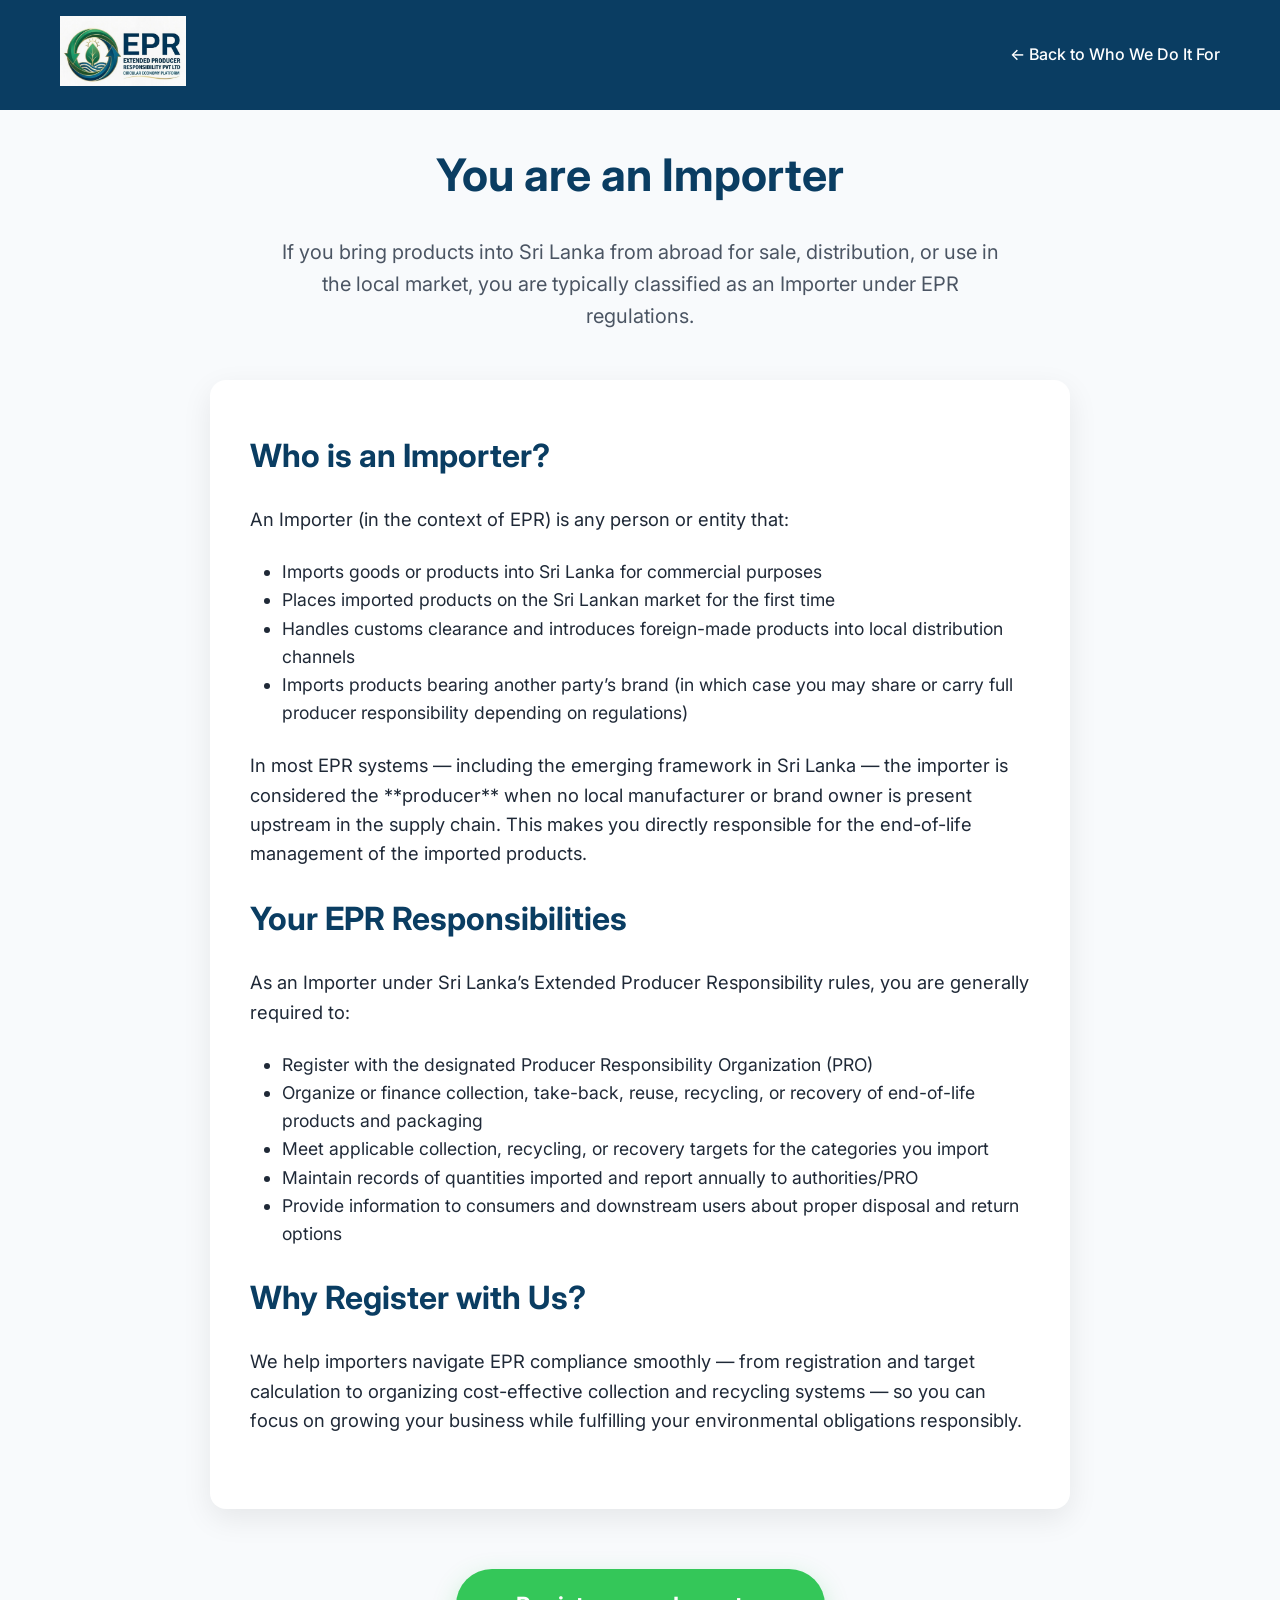
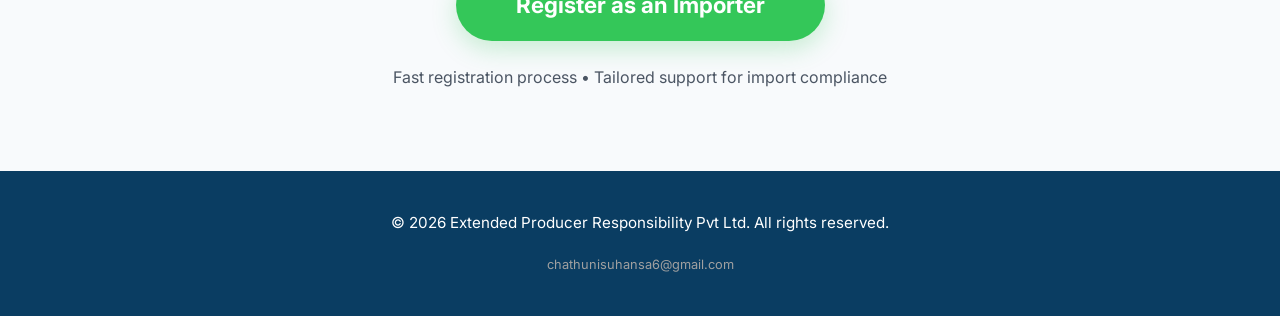
<file: importer.html>
<!DOCTYPE html>
<html lang="en">
<head>
  <meta charset="UTF-8" />
  <meta name="viewport" content="width=device-width, initial-scale=1.0"/>
  <title>Importer – Extended Producer Responsibility Pvt Ltd</title>
  <link href="https://fonts.googleapis.com/css2?family=Inter:wght@400;500;600;700&display=swap" rel="stylesheet">
  <style>
    :root {
      --primary: #34c759;
      --primary-dark: #2ea043;
      --dark: #0a3d62;
      --text: #1f2937;
      --bg: #f8fafc;
    }

    * {
      margin: 0;
      padding: 0;
      box-sizing: border-box;
    }

    body {
      font-family: 'Inter', sans-serif;
      background: var(--bg);
      color: var(--text);
      line-height: 1.6;
    }

    header {
      position: fixed;
      width: 100%;
      top: 0;
      background: var(--dark);
      z-index: 1000;
      padding: 1rem 0;
    }

    .nav-wrapper {
      max-width: 1200px;
      margin: 0 auto;
      padding: 0 20px;
      display: flex;
      justify-content: space-between;
      align-items: center;
    }

    .logo img {
      height: 70px;
    }

    .back-btn {
      color: white;
      text-decoration: none;
      font-weight: 500;
      display: inline-flex;
      align-items: center;
      gap: 8px;
    }

    main {
      padding-top: 140px;
      padding-bottom: 80px;
      max-width: 900px;
      margin: 0 auto;
      padding-left: 20px;
      padding-right: 20px;
    }

    h1 {
      font-size: 2.8rem;
      color: var(--dark);
      margin-bottom: 1.5rem;
      text-align: center;
    }

    .intro {
      font-size: 1.25rem;
      color: #4b5563;
      text-align: center;
      margin-bottom: 3rem;
      max-width: 720px;
      margin-left: auto;
      margin-right: auto;
    }

    .content-box {
      background: white;
      border-radius: 16px;
      box-shadow: 0 10px 30px rgba(0,0,0,0.08);
      padding: 50px 40px;
      margin-bottom: 3rem;
    }

    .content-box h2 {
      color: var(--dark);
      font-size: 2rem;
      margin-bottom: 1.5rem;
    }

    .content-box p {
      font-size: 1.15rem;
      margin-bottom: 1.5rem;
    }

    .register-section {
      text-align: center;
      margin-top: 60px;
    }

    .register-btn {
      display: inline-block;
      background: var(--primary);
      color: white;
      font-size: 1.4rem;
      font-weight: 700;
      padding: 18px 60px;
      border-radius: 60px;
      text-decoration: none;
      transition: all 0.3s ease;
      box-shadow: 0 8px 25px rgba(52,199,89,0.25);
    }

    .register-btn:hover {
      background: var(--primary-dark);
      transform: translateY(-4px);
      box-shadow: 0 15px 35px rgba(52,199,89,0.35);
    }

    footer {
      background: var(--dark);
      color: white;
      text-align: center;
      padding: 40px 20px;
      font-size: 0.95rem;
    }

    .made-by {
      margin-top: 20px;
      font-size: 0.8rem;
      color: #a0a0a0;
    }

    @media (max-width: 768px) {
      h1 { font-size: 2.2rem; }
      .content-box { padding: 35px 25px; }
      .register-btn { padding: 16px 50px; font-size: 1.25rem; }
    }
  </style>
</head>
<body>

  <!-- Simple Header with Back Link -->
  <header>
    <div class="nav-wrapper">
      <a href="index.html" class="logo">
        <img src="images/logo.jpg" alt="EPR Logo">
      </a>
      <a href="who-we-do-it-for.html" class="back-btn">← Back to Who We Do It For</a>
    </div>
  </header>

  <main>
    <h1>You are an Importer</h1>
    <p class="intro">
      If you bring products into Sri Lanka from abroad for sale, distribution, or use in the local market, you are typically classified as an Importer under EPR regulations.
    </p>

    <div class="content-box">
      <h2>Who is an Importer?</h2>
      <p>An Importer (in the context of EPR) is any person or entity that:</p>
      <ul style="margin: 1.5rem 0 1.5rem 2rem; font-size: 1.1rem;">
        <li>Imports goods or products into Sri Lanka for commercial purposes</li>
        <li>Places imported products on the Sri Lankan market for the first time</li>
        <li>Handles customs clearance and introduces foreign-made products into local distribution channels</li>
        <li>Imports products bearing another party’s brand (in which case you may share or carry full producer responsibility depending on regulations)</li>
      </ul>
      <p>In most EPR systems — including the emerging framework in Sri Lanka — the importer is considered the **producer** when no local manufacturer or brand owner is present upstream in the supply chain. This makes you directly responsible for the end-of-life management of the imported products.</p>

      <h2>Your EPR Responsibilities</h2>
      <p>As an Importer under Sri Lanka’s Extended Producer Responsibility rules, you are generally required to:</p>
      <ul style="margin: 1.5rem 0 1.5rem 2rem; font-size: 1.1rem;">
        <li>Register with the designated Producer Responsibility Organization (PRO)</li>
        <li>Organize or finance collection, take-back, reuse, recycling, or recovery of end-of-life products and packaging</li>
        <li>Meet applicable collection, recycling, or recovery targets for the categories you import</li>
        <li>Maintain records of quantities imported and report annually to authorities/PRO</li>
        <li>Provide information to consumers and downstream users about proper disposal and return options</li>
      </ul>

      <h2>Why Register with Us?</h2>
      <p>We help importers navigate EPR compliance smoothly — from registration and target calculation to organizing cost-effective collection and recycling systems — so you can focus on growing your business while fulfilling your environmental obligations responsibly.</p>
    </div>

    <div class="register-section">
      <a href="register.html" class="register-btn">Register as an Importer</a>
      <p style="margin-top: 1.5rem; color: #4b5563;">Fast registration process • Tailored support for import compliance</p>
    </div>
  </main>

  <footer>
    <p>© 2026 Extended Producer Responsibility Pvt Ltd. All rights reserved.</p>
    <div class="made-by">chathunisuhansa6@gmail.com</div>
  </footer>

</body>
</html>
</file>
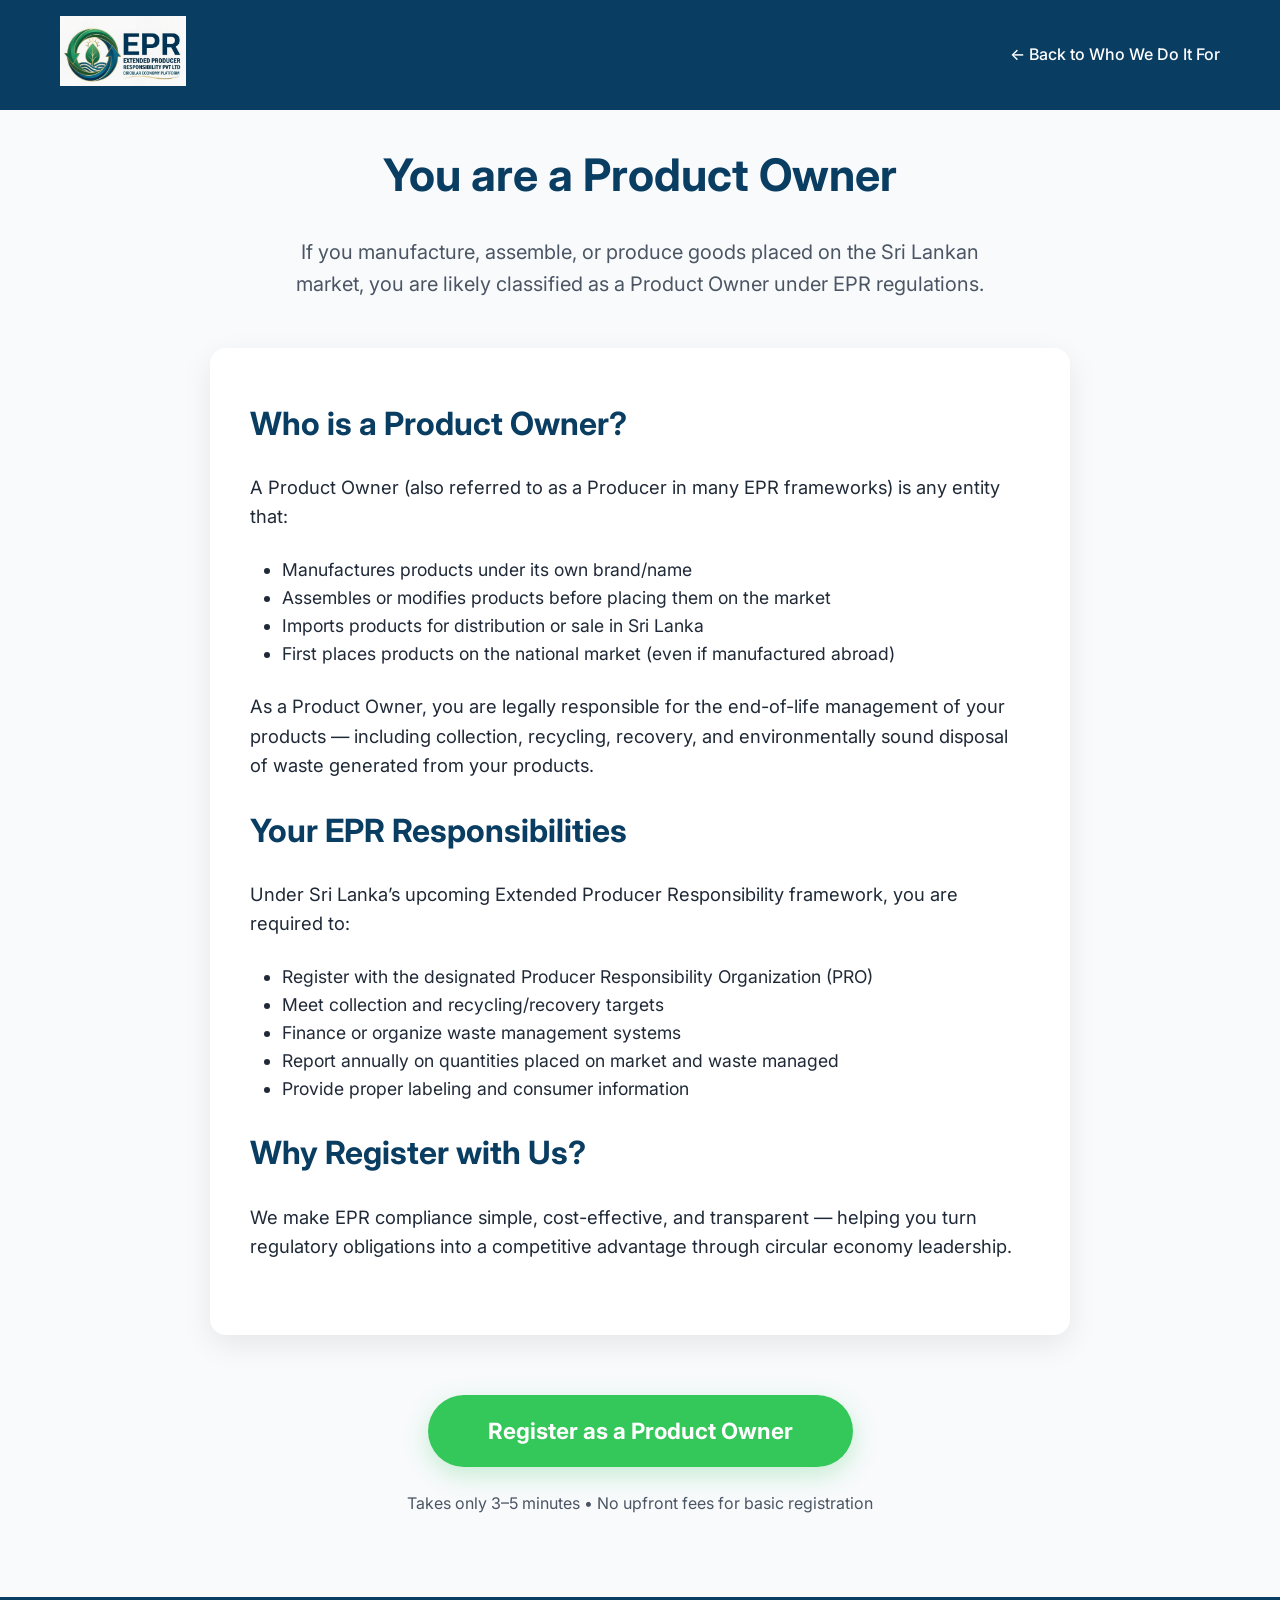
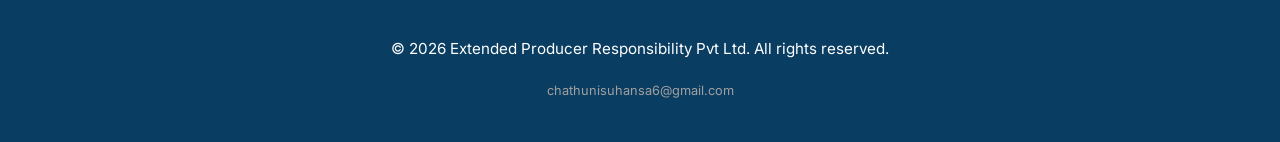
<file: product-owner.html>
<!DOCTYPE html>
<html lang="en">
<head>
  <meta charset="UTF-8" />
  <meta name="viewport" content="width=device-width, initial-scale=1.0"/>
  <title>Product Owner – Extended Producer Responsibility Pvt Ltd</title>
  <link href="https://fonts.googleapis.com/css2?family=Inter:wght@400;500;600;700&display=swap" rel="stylesheet">
  <style>
    :root {
      --primary: #34c759;
      --primary-dark: #2ea043;
      --dark: #0a3d62;
      --text: #1f2937;
      --bg: #f8fafc;
    }

    * {
      margin: 0;
      padding: 0;
      box-sizing: border-box;
    }

    body {
      font-family: 'Inter', sans-serif;
      background: var(--bg);
      color: var(--text);
      line-height: 1.6;
    }

    header {
      position: fixed;
      width: 100%;
      top: 0;
      background: var(--dark);
      z-index: 1000;
      padding: 1rem 0;
    }

    .nav-wrapper {
      max-width: 1200px;
      margin: 0 auto;
      padding: 0 20px;
      display: flex;
      justify-content: space-between;
      align-items: center;
    }

    .logo img {
      height: 70px;
    }

    .back-btn {
      color: white;
      text-decoration: none;
      font-weight: 500;
      display: inline-flex;
      align-items: center;
      gap: 8px;
    }

    main {
      padding-top: 140px;
      padding-bottom: 80px;
      max-width: 900px;
      margin: 0 auto;
      padding-left: 20px;
      padding-right: 20px;
    }

    h1 {
      font-size: 2.8rem;
      color: var(--dark);
      margin-bottom: 1.5rem;
      text-align: center;
    }

    .intro {
      font-size: 1.25rem;
      color: #4b5563;
      text-align: center;
      margin-bottom: 3rem;
      max-width: 720px;
      margin-left: auto;
      margin-right: auto;
    }

    .content-box {
      background: white;
      border-radius: 16px;
      box-shadow: 0 10px 30px rgba(0,0,0,0.08);
      padding: 50px 40px;
      margin-bottom: 3rem;
    }

    .content-box h2 {
      color: var(--dark);
      font-size: 2rem;
      margin-bottom: 1.5rem;
    }

    .content-box p {
      font-size: 1.15rem;
      margin-bottom: 1.5rem;
    }

    .register-section {
      text-align: center;
      margin-top: 60px;
    }

    .register-btn {
      display: inline-block;
      background: var(--primary);
      color: white;
      font-size: 1.4rem;
      font-weight: 700;
      padding: 18px 60px;
      border-radius: 60px;
      text-decoration: none;
      transition: all 0.3s ease;
      box-shadow: 0 8px 25px rgba(52,199,89,0.25);
    }

    .register-btn:hover {
      background: var(--primary-dark);
      transform: translateY(-4px);
      box-shadow: 0 15px 35px rgba(52,199,89,0.35);
    }

    footer {
      background: var(--dark);
      color: white;
      text-align: center;
      padding: 40px 20px;
      font-size: 0.95rem;
    }

    .made-by {
      margin-top: 20px;
      font-size: 0.8rem;
      color: #a0a0a0;
    }

    @media (max-width: 768px) {
      h1 { font-size: 2.2rem; }
      .content-box { padding: 35px 25px; }
      .register-btn { padding: 16px 50px; font-size: 1.25rem; }
    }
  </style>
</head>
<body>

  <!-- Simple Header with Back Link -->
  <header>
    <div class="nav-wrapper">
      <a href="index.html" class="logo">
        <img src="images/logo.jpg" alt="EPR Logo">
      </a>
      <a href="who-we-do-it-for.html" class="back-btn">← Back to Who We Do It For</a>
    </div>
  </header>

  <main>
    <h1>You are a Product Owner</h1>
    <p class="intro">
      If you manufacture, assemble, or produce goods placed on the Sri Lankan market, you are likely classified as a Product Owner under EPR regulations.
    </p>

    <div class="content-box">
      <h2>Who is a Product Owner?</h2>
      <p>A Product Owner (also referred to as a Producer in many EPR frameworks) is any entity that:</p>
      <ul style="margin: 1.5rem 0 1.5rem 2rem; font-size: 1.1rem;">
        <li>Manufactures products under its own brand/name</li>
        <li>Assembles or modifies products before placing them on the market</li>
        <li>Imports products for distribution or sale in Sri Lanka</li>
        <li>First places products on the national market (even if manufactured abroad)</li>
      </ul>
      <p>As a Product Owner, you are legally responsible for the end-of-life management of your products — including collection, recycling, recovery, and environmentally sound disposal of waste generated from your products.</p>

      <h2>Your EPR Responsibilities</h2>
      <p>Under Sri Lanka’s upcoming Extended Producer Responsibility framework, you are required to:</p>
      <ul style="margin: 1.5rem 0 1.5rem 2rem; font-size: 1.1rem;">
        <li>Register with the designated Producer Responsibility Organization (PRO)</li>
        <li>Meet collection and recycling/recovery targets</li>
        <li>Finance or organize waste management systems</li>
        <li>Report annually on quantities placed on market and waste managed</li>
        <li>Provide proper labeling and consumer information</li>
      </ul>

      <h2>Why Register with Us?</h2>
      <p>We make EPR compliance simple, cost-effective, and transparent — helping you turn regulatory obligations into a competitive advantage through circular economy leadership.</p>
    </div>

    <div class="register-section">
      <a href="register.html" class="register-btn">Register as a Product Owner</a>
      <p style="margin-top: 1.5rem; color: #4b5563;">Takes only 3–5 minutes • No upfront fees for basic registration</p>
    </div>
  </main>

  <footer>
    <p>© 2026 Extended Producer Responsibility Pvt Ltd. All rights reserved.</p>
    <div class="made-by">chathunisuhansa6@gmail.com</div>
  </footer>

</body>
</html>
</file>
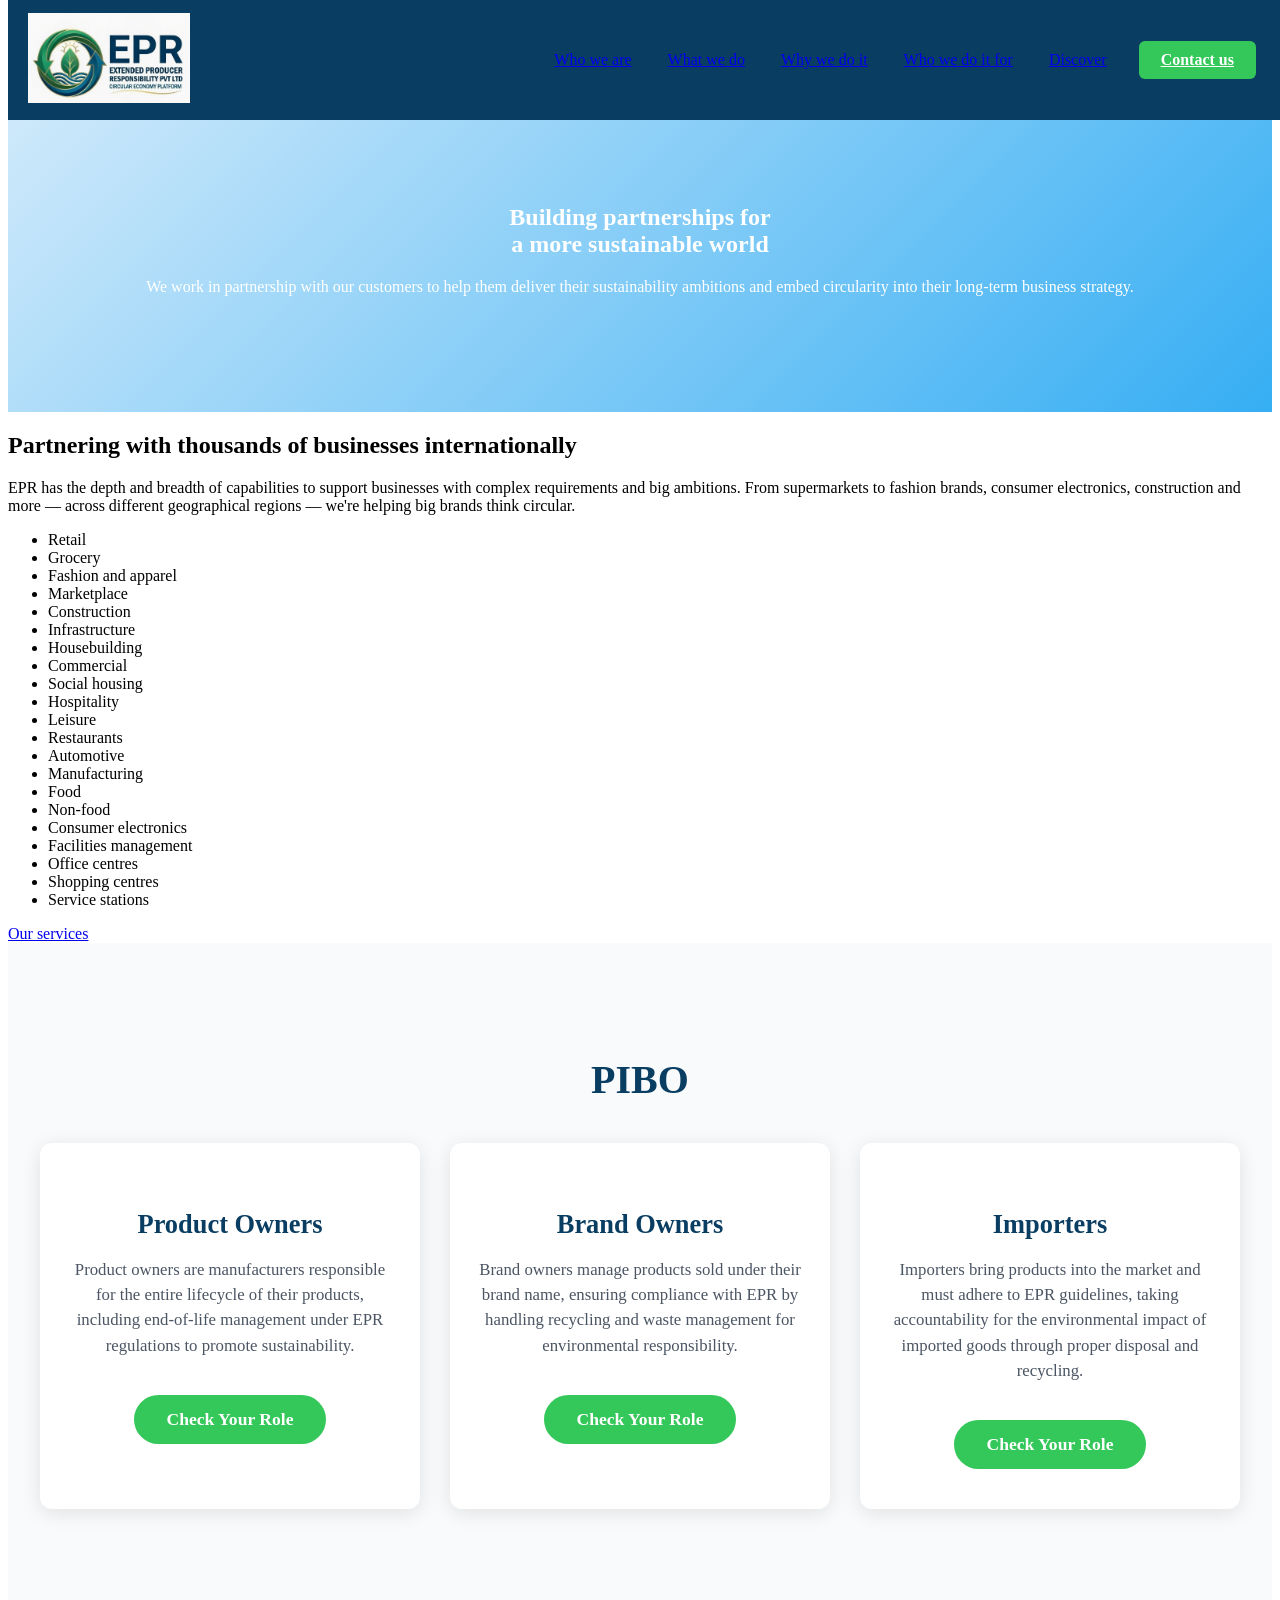
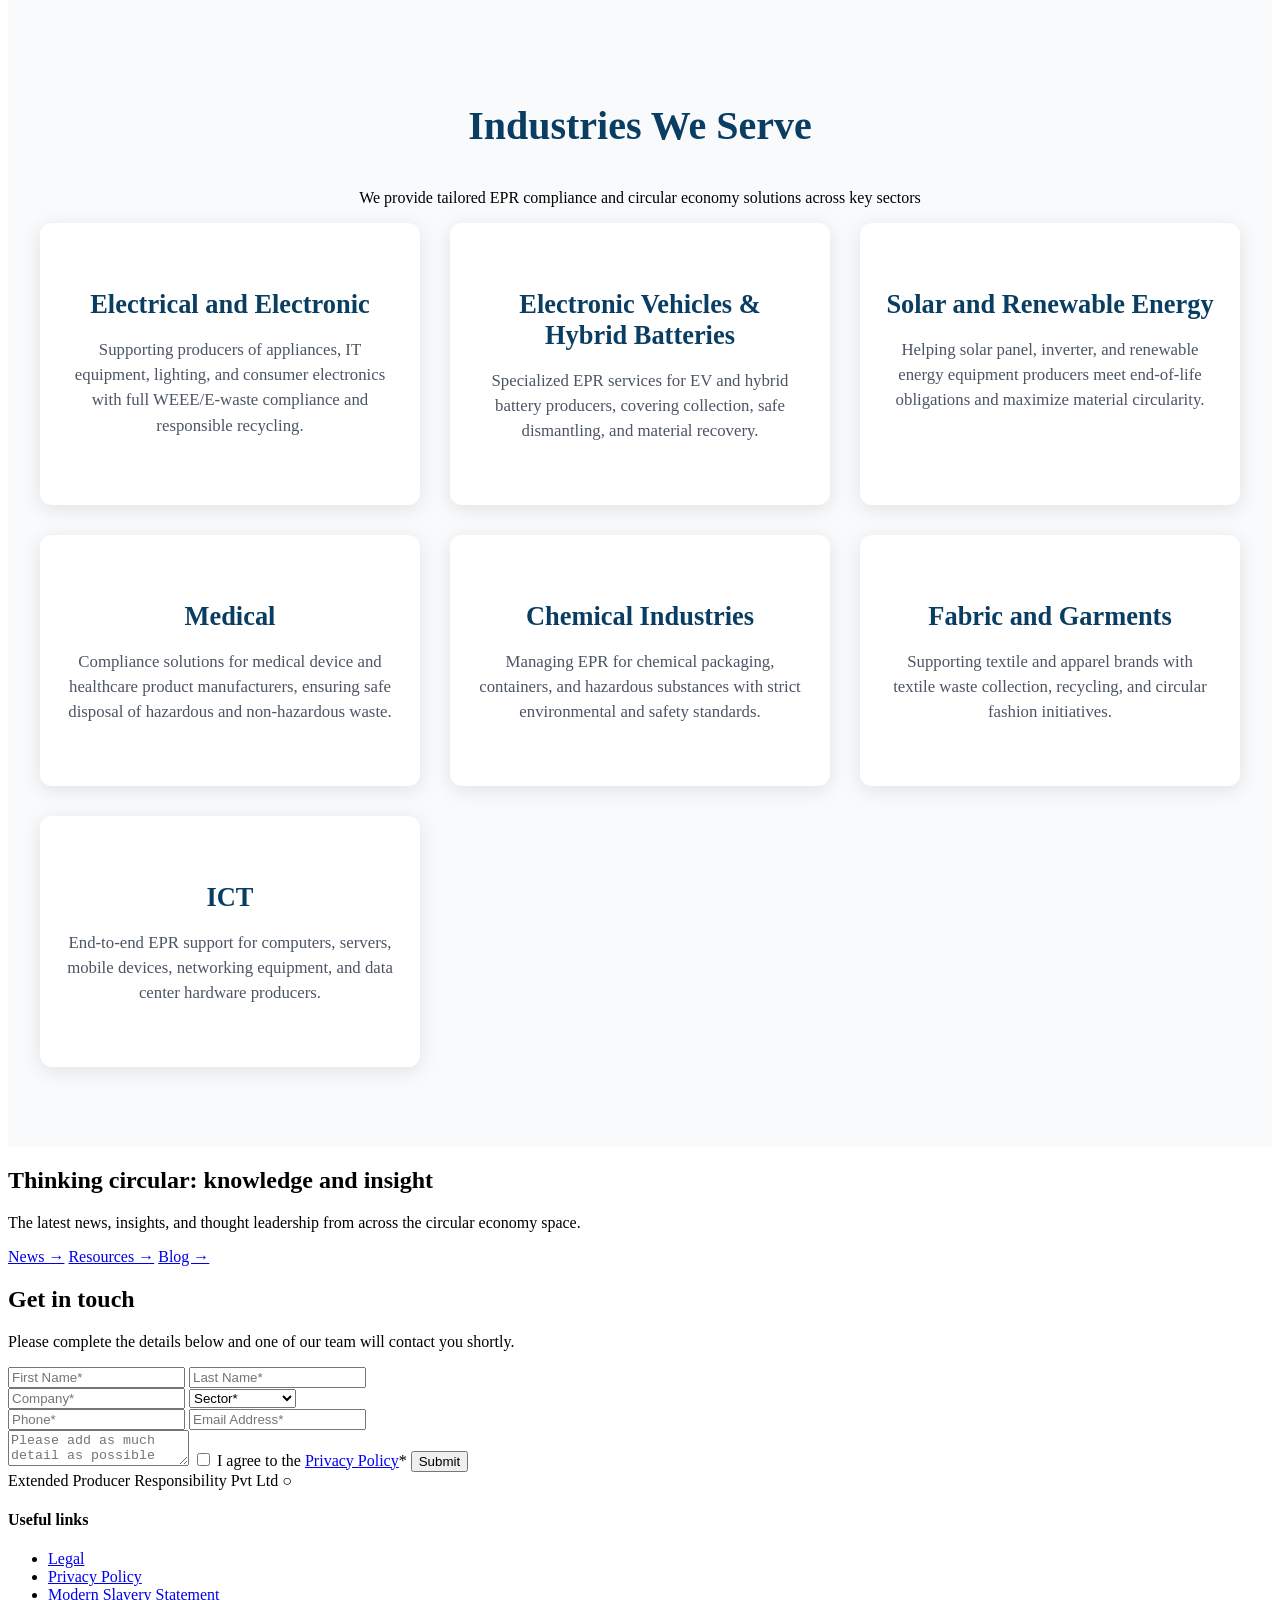
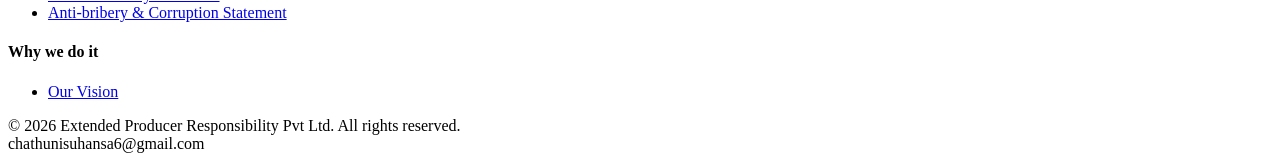
<file: who-we-do-it-for.html>
<!DOCTYPE html>
<html lang="en">
<head>
  <meta charset="UTF-8" />
  <meta name="viewport" content="width=device-width, initial-scale=1.0"/>
  <title>Who We Do It For | Extended Producer Responsibility Pvt Ltd</title>
  <link rel="stylesheet" href="https://eprs.lk/css/style.css">
  <link href="https://fonts.googleapis.com/css2?family=Inter:wght@400;500;600;700&display=swap" rel="stylesheet">
<style>
    /* ===== HEADER (Blue Background) ===== */
header {
  position: fixed;
  width: 100%;
  top: 0;
  background: #0a3d62; /* Blue navbar */
  z-index: 1000;
}
.who-hero {
  padding: 140px 0 100px;
  background: linear-gradient(135deg, #d9edfb 0%, #36aef3 100%);
  color: white;
  text-align: center;
}
/* Navbar layout */
.nav-wrapper {
  display: flex;
  align-items: center;
  justify-content: space-between;
  height: 120px;
  padding: 0 20px;
}
/* Logo */
.logo img {
  height: 90px;
}
/* Desktop navigation */
nav ul {
  list-style: none;
  display: flex;
  gap: 30px;
}
/* ===== DESKTOP NAV SPACING FIX ===== */
nav a {
  margin: 0 12px;
  padding: 8px 4px;
  display: inline-block;
}
.contact-btn {
  background: #34c759;
  color: #ffffff;
  padding: 10px 22px;
  border-radius: 6px;
  font-weight: 600;
}
/* Hamburger menu */
.menu-toggle {
  display: none;
  font-size: 2.2rem;
  color: #ffffff;
  background: none;
  border: none;
  cursor: pointer;
}
/* ===== MOBILE ===== */
@media (max-width: 768px) {
  nav {
    position: absolute;
    top: 120px;
    left: 0;
    width: 100%;
    background: #0a3d62;
    overflow: hidden;
    max-height: 0;
    transition: max-height 0.4s ease;
    box-shadow: 0 10px 25px rgba(0,0,0,0.25);
  }
  nav.active {
    max-height: 500px;
  }
  nav a {
    display: block;
    padding: 10px 10px;
    font-size: 0.8rem;
    transition: background 0.2s ease;
  }
  nav a:hover {
    background: rgba(255,255,255,0.12);
  }
  .contact-btn {
    margin: 15px;
    display: block;
    text-align: center;
    font-size: 1.1rem;
  }
  .menu-toggle {
    display: block;
  }
}
/* ===== PIBO & INDUSTRIES SHARED CARD STYLES ===== */
.pibo-section, .industries-section {
  padding: 80px 0;
  background: #f8fafc;
  text-align: center;
}
.pibo-section h2, .industries-section h2 {
  font-size: 2.5rem;
  color: #0a3d62;
  margin-bottom: 40px;
}
.pibo-grid, .industries-grid {
  display: grid;
  grid-template-columns: repeat(auto-fit, minmax(280px, 1fr));
  gap: 30px;
  max-width: 1200px;
  margin: 0 auto;
  padding: 0 20px;
}
.pibo-card, .industry-card {
  background: white;
  border-radius: 12px;
  box-shadow: 0 4px 20px rgba(0,0,0,0.1);
  padding: 40px 25px;
  text-align: center;
  transition: transform 0.3s ease, box-shadow 0.3s ease;
}
.pibo-card:hover, .industry-card:hover {
  transform: translateY(-8px);
  box-shadow: 0 12px 40px rgba(0,0,0,0.15);
}
.pibo-card h3, .industry-card h3 {
  font-size: 1.65rem;
  color: #0a3d62;
  margin-bottom: 16px;
}
.pibo-card p, .industry-card p {
  font-size: 1.05rem;
  color: #4b5563;
  line-height: 1.5;
}
.check-role-btn {
  display: inline-block;
  background: #34c759;
  color: white;
  padding: 14px 32px;
  border-radius: 50px;
  font-size: 1.1rem;
  font-weight: 600;
  text-decoration: none;
  transition: all 0.3s ease;
  margin-top: 20px;
}
.check-role-btn:hover {
  background: #2ea043;
  box-shadow: 0 5px 15px rgba(52,199,89,0.3);
}
.industry-card p {
  min-height: 80px; /* helps alignment when descriptions vary */
}
</style>
</head>
<body>

  <!-- HEADER -->
  <header>
    <div class="nav-wrapper">
      <a href="index.html" class="logo">
        <img src="images/logo.jpg" alt="EPR Logo">
      </a>
      <div>
        <button class="menu-toggle" id="menuToggle">☰</button>
        <nav id="navbar">
          <a href="index.html">Who we are</a>
          <a href="what-we-do.html">What we do</a>
          <a href="why-we-do-it.html">Why we do it</a>
          <a href="who-we-do-it-for.html">Who we do it for</a>
          <a href="discover.html">Discover</a>
          <a href="contact.html" class="contact-btn">Contact us</a>
        </nav>
      </div>
    </div>
  </header>

  <!-- HERO -->
  <section class="who-hero">
    <div class="container">
      <br><br>
      <h1>Building partnerships for<br>a more sustainable world</h1>
      <p class="hero-subtitle">
        We work in partnership with our customers to help them deliver their sustainability ambitions and embed circularity into their long-term business strategy.
      </p>
    </div>
  </section>

  <!-- PARTNERING SECTION -->
  <section class="partnering-section">
    <div class="container">
      <h2>Partnering with thousands of businesses internationally</h2>
      <p class="intro">
        EPR has the depth and breadth of capabilities to support businesses with complex requirements and big ambitions. From supermarkets to fashion brands, consumer electronics, construction and more — across different geographical regions — we're helping big brands think circular.
      </p>
      <ul class="sectors-list">
        <li>Retail</li>
        <li>Grocery</li>
        <li>Fashion and apparel</li>
        <li>Marketplace</li>
        <li>Construction</li>
        <li>Infrastructure</li>
        <li>Housebuilding</li>
        <li>Commercial</li>
        <li>Social housing</li>
        <li>Hospitality</li>
        <li>Leisure</li>
        <li>Restaurants</li>
        <li>Automotive</li>
        <li>Manufacturing</li>
        <li>Food</li>
        <li>Non-food</li>
        <li>Consumer electronics</li>
        <li>Facilities management</li>
        <li>Office centres</li>
        <li>Shopping centres</li>
        <li>Service stations</li>
      </ul>
      <a href="https://eprs.lk/services.html" class="cta-button">Our services</a>
    </div>
  </section>

  <!-- PIBO SECTION -->
  <section class="pibo-section">
    <div class="container">
      <h2>PIBO</h2>
      <div class="pibo-grid">
        <div class="pibo-card">
          <h3>Product Owners</h3>
          <p>Product owners are manufacturers responsible for the entire lifecycle of their products, including end-of-life management under EPR regulations to promote sustainability.</p>
          <a href="product-owner.html" class="check-role-btn">Check Your Role</a>
        </div>
        
        <!-- Inside the PIBO section, Product Owners card -->

        <div class="pibo-card">
          <h3>Brand Owners</h3>
          <p>Brand owners manage products sold under their brand name, ensuring compliance with EPR by handling recycling and waste management for environmental responsibility.</p>
          <a href="brand-owner.html" class="check-role-btn">Check Your Role</a>
        </div>
        <div class="pibo-card">
          <h3>Importers</h3>
          <p>Importers bring products into the market and must adhere to EPR guidelines, taking accountability for the environmental impact of imported goods through proper disposal and recycling.</p>
          <a href="importer.html" class="check-role-btn">Check Your Role</a>
        </div>
      </div>
    </div>
  </section>

  <!-- INDUSTRIES WE SERVE (replaced Explore our work) -->
  <section class="industries-section">
    <div class="container">
      <h2>Industries We Serve</h2>
      <p>We provide tailored EPR compliance and circular economy solutions across key sectors</p>
      <div class="industries-grid">
        <div class="industry-card">
          <h3>Electrical and Electronic</h3>
          <p>Supporting producers of appliances, IT equipment, lighting, and consumer electronics with full WEEE/E-waste compliance and responsible recycling.</p>
        </div>
        <div class="industry-card">
          <h3>Electronic Vehicles & Hybrid Batteries</h3>
          <p>Specialized EPR services for EV and hybrid battery producers, covering collection, safe dismantling, and material recovery.</p>
        </div>
        <div class="industry-card">
          <h3>Solar and Renewable Energy</h3>
          <p>Helping solar panel, inverter, and renewable energy equipment producers meet end-of-life obligations and maximize material circularity.</p>
        </div>
        <div class="industry-card">
          <h3>Medical</h3>
          <p>Compliance solutions for medical device and healthcare product manufacturers, ensuring safe disposal of hazardous and non-hazardous waste.</p>
        </div>
        <div class="industry-card">
          <h3>Chemical Industries</h3>
          <p>Managing EPR for chemical packaging, containers, and hazardous substances with strict environmental and safety standards.</p>
        </div>
        <div class="industry-card">
          <h3>Fabric and Garments</h3>
          <p>Supporting textile and apparel brands with textile waste collection, recycling, and circular fashion initiatives.</p>
        </div>
        <div class="industry-card">
          <h3>ICT</h3>
          <p>End-to-end EPR support for computers, servers, mobile devices, networking equipment, and data center hardware producers.</p>
        </div>
      </div>
    </div>
  </section>



  <!-- TRUSTED BY BRANDS -->
  
  <!--
  <section class="trusted-brands">
    <div class="container">
      <h2>Trusted by the world's biggest brands</h2>
      <div class="brands-carousel">
        <img src="https://via.placeholder.com/140x60/000/fff?text=Barratt" alt="Barratt">
        <img src="https://via.placeholder.com/140x60/000/fff?text=Balfour+Beatty" alt="Balfour Beatty">
        <img src="https://via.placeholder.com/140x60/000/fff?text=Wiggle" alt="Wiggle">
        <img src="https://via.placeholder.com/140x60/000/fff?text=Co-op" alt="Co-op">
        <img src="https://via.placeholder.com/140x60/000/fff?text=Morrisons" alt="Morrisons">
        <img src="https://via.placeholder.com/140x60/000/fff?text=HP" alt="HP">
      </div>
    </div>
  </section>
 
 -->
  
  

  <!-- SCALABLE SUSTAINABILITY -->
  
  <!--
  <section class="scalable-sustainability">
    <div class="container">
      <h2>Scalable sustainability</h2>
      <p>
        We ensure sustainability is not only feasible, it's scalable. Our platform-based approach means we can scale up and down to different regional requirements, regulations, and market conditions. Explore the work we do with our partners on our <a href="#">Think Circular Awards page</a>.
      </p>
      <div class="scalable-image">
        <img src="https://thumbs.dreamstime.com/b/showing-digital-finance-chart-rising-over-lakeside-green-dotted-plot-gridlines-arrow-investment-technology-analytics-402731935.jpg" alt="Scalable sustainability dashboard">
      </div>
    </div>
  </section>

-->
  <!-- KNOWLEDGE SECTION -->
  <section class="knowledge-section updated">
    <div class="container">
      <h2>Thinking circular: knowledge and insight</h2>
      <p>The latest news, insights, and thought leadership from across the circular economy space.</p>
      <div class="insight-buttons">
        <a href="#" class="insight-btn">News →</a>
        <a href="#" class="insight-btn">Resources →</a>
        <a href="#" class="insight-btn">Blog →</a>
      </div>
    </div>
  </section>

  <!-- GET IN TOUCH -->
  <section class="get-in-touch">
    <div class="container">
      <h2>Get in touch</h2>
      <p>Please complete the details below and one of our team will contact you shortly.</p>
      <form class="touch-form">
        <div class="form-row">
          <input type="text" placeholder="First Name*" required>
          <input type="text" placeholder="Last Name*" required>
        </div>
        <div class="form-row">
          <input type="text" placeholder="Company*" required>
          <select required>
            <option value="">Sector*</option>
            <option>Retail</option>
            <option>Manufacturing</option>
            <option>Construction</option>
            <option>Hospitality</option>
            <option>Other</option>
          </select>
        </div>
        <div class="form-row">
          <input type="tel" placeholder="Phone*" required>
          <input type="email" placeholder="Email Address*" required>
        </div>
        <textarea placeholder="Please add as much detail as possible about your question/issue. Product/service, waste requirements and dates?"></textarea>
        <label class="privacy-check">
          <input type="checkbox" required> I agree to the <a href="#">Privacy Policy</a>*
        </label>
        <button type="submit" class="submit-btn">Submit</button>
      </form>
    </div>
  </section>

  <!-- FOOTER -->
  <footer class="main-footer">
    <div class="footer-content">
      <div class="footer-logo">
        Extended Producer Responsibility Pvt Ltd ○
      </div>
      <div class="footer-links">
        <div class="link-group">
          <h4>Useful links</h4>
          <ul>
            <li><a href="#">Legal</a></li>
            <li><a href="#">Privacy Policy</a></li>
            <li><a href="#">Modern Slavery Statement</a></li>
            <li><a href="#">Anti-bribery & Corruption Statement</a></li>
          </ul>
        </div>
        <div class="link-group">
          <h4>Why we do it</h4>
          <ul>
            <li><a href="#">Our Vision</a></li>
          </ul>
        </div>
      </div>
    </div>
    <div class="copyright">
      © 2026 Extended Producer Responsibility Pvt Ltd. All rights reserved.
    </div>
  </footer>

  <div class="made-by">
    chathunisuhansa6@gmail.com
  </div>

<script>
document.addEventListener("DOMContentLoaded", function () {
  const menuToggle = document.getElementById("menuToggle");
  const navbar = document.getElementById("navbar");
  menuToggle.addEventListener("click", () => {
    navbar.classList.toggle("active");
  });
});
</script>
</body>
</html>
</file>
